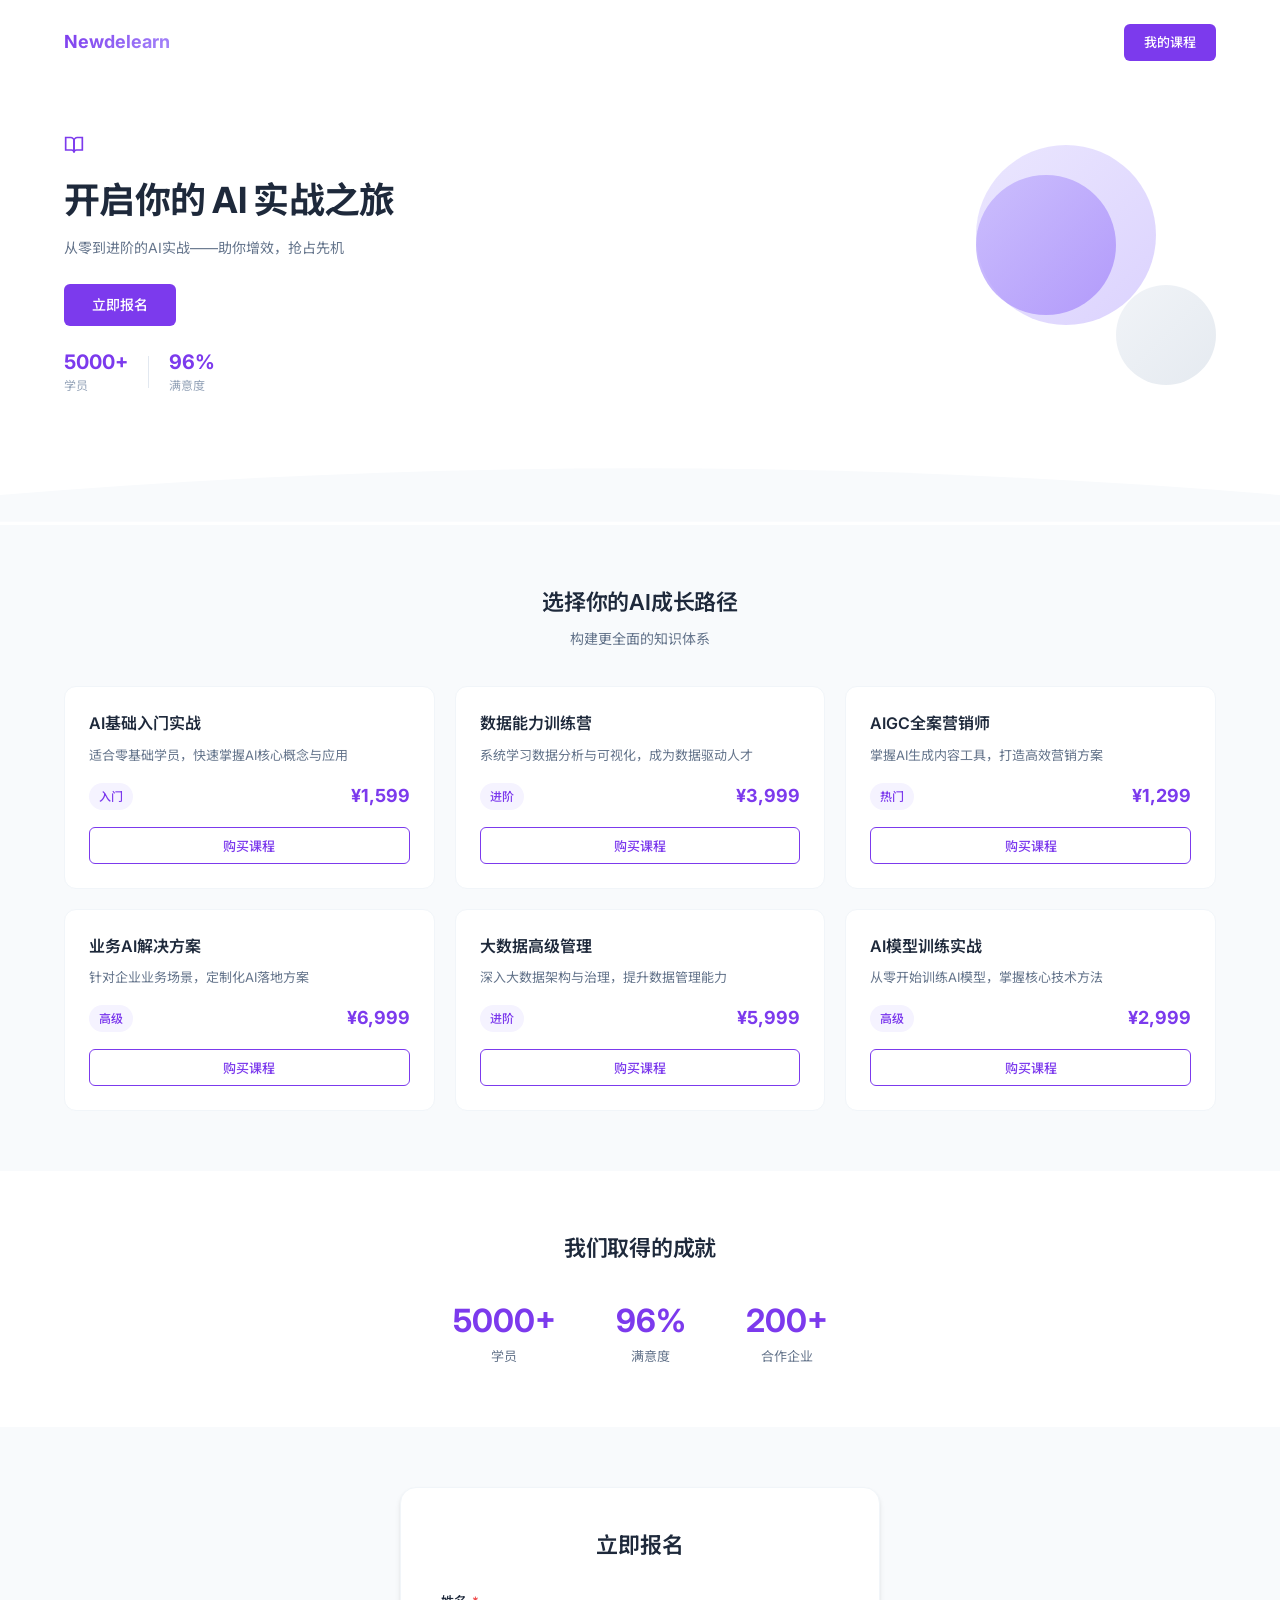
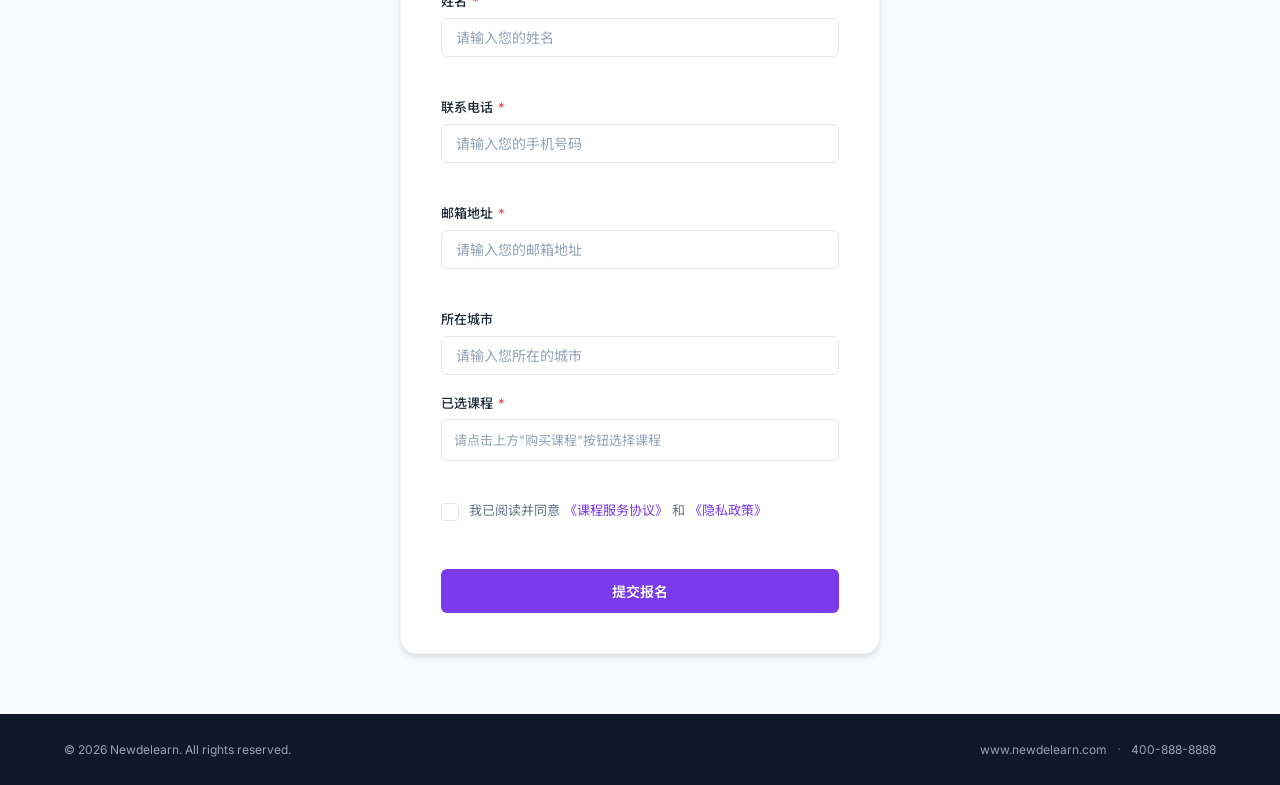
<file: index.html>
<!DOCTYPE html>
<html lang="zh-CN">
<head>
  <meta charset="UTF-8">
  <meta name="viewport" content="width=device-width, initial-scale=1.0">
  <meta name="description" content="开启你的AI实战之旅 - Newdelearn AI课程报名">
  <title>课程报名页 | Newdelearn</title>
  <link rel="stylesheet" href="css/style.css">
  <link rel="preconnect" href="https://fonts.googleapis.com">
  <link rel="preconnect" href="https://fonts.gstatic.com" crossorigin>
  <link href="https://fonts.googleapis.com/css2?family=Inter:wght@300;400;500;600;700&family=Noto+Sans+SC:wght@300;400;500;600;700&display=swap" rel="stylesheet">
</head>
<body>
  <div class="page-wrapper">
    <header class="site-header">
      <div class="container">
        <nav class="nav-bar">
          <div class="logo">
            <span class="logo-text">Newdelearn</span>
          </div>
          <div class="nav-links">
            <a href="#register" class="nav-cta-btn">我的课程</a>
          </div>
        </nav>
      </div>
    </header>

    <main class="main-content">
      <section class="hero-section">
        <div class="container hero-container">
          <div class="hero-text">
            <div class="hero-icon-row">
              <svg class="hero-icon" viewBox="0 0 24 24" fill="none" stroke="currentColor" stroke-width="2">
                <path d="M2 3h6a4 4 0 0 1 4 4v14a3 3 0 0 0-3-3H2z"></path>
                <path d="M22 3h-6a4 4 0 0 0-4 4v14a3 3 0 0 1 3-3h7z"></path>
              </svg>
            </div>
            <h1 class="hero-title">开启你的 AI 实战之旅</h1>
            <p class="hero-description">
              从零到进阶的AI实战——助你增效，抢占先机
            </p>
            <a href="#register" class="hero-cta-btn">立即报名</a>
            <div class="hero-stats-inline">
              <div class="stat-inline-item">
                <span class="stat-inline-number">5000+</span>
                <span class="stat-inline-label">学员</span>
              </div>
              <div class="stat-inline-divider"></div>
              <div class="stat-inline-item">
                <span class="stat-inline-number">96%</span>
                <span class="stat-inline-label">满意度</span>
              </div>
            </div>
          </div>
          <div class="hero-visual">
            <div class="circle-decoration circle-1"></div>
            <div class="circle-decoration circle-2"></div>
            <div class="circle-decoration circle-3"></div>
          </div>
        </div>
      </section>

      <div class="divider-wave">
        <svg viewBox="0 0 1440 60" fill="none" xmlns="http://www.w3.org/2000/svg">
          <path d="M0 60V30C240 10 480 0 720 0C960 0 1200 10 1440 30V60H0Z" fill="#f8fafc"/>
        </svg>
      </div>

      <section class="courses-section">
        <div class="container">
          <div class="section-header">
            <h2 class="section-title">选择你的AI成长路径</h2>
            <p class="section-subtitle">构建更全面的知识体系</p>
          </div>
          <div class="courses-grid">
            <div class="course-card">
              <h3 class="course-title">AI基础入门实战</h3>
              <p class="course-desc">适合零基础学员，快速掌握AI核心概念与应用</p>
              <div class="course-meta">
                <span class="course-tag">入门</span>
                <span class="course-price">¥1,599</span>
              </div>
              <button class="course-btn">购买课程</button>
            </div>
            <div class="course-card">
              <h3 class="course-title">数据能力训练营</h3>
              <p class="course-desc">系统学习数据分析与可视化，成为数据驱动人才</p>
              <div class="course-meta">
                <span class="course-tag">进阶</span>
                <span class="course-price">¥3,999</span>
              </div>
              <button class="course-btn">购买课程</button>
            </div>
            <div class="course-card">
              <h3 class="course-title">AIGC全案营销师</h3>
              <p class="course-desc">掌握AI生成内容工具，打造高效营销方案</p>
              <div class="course-meta">
                <span class="course-tag">热门</span>
                <span class="course-price">¥1,299</span>
              </div>
              <button class="course-btn">购买课程</button>
            </div>
            <div class="course-card">
              <h3 class="course-title">业务AI解决方案</h3>
              <p class="course-desc">针对企业业务场景，定制化AI落地方案</p>
              <div class="course-meta">
                <span class="course-tag">高级</span>
                <span class="course-price">¥6,999</span>
              </div>
              <button class="course-btn">购买课程</button>
            </div>
            <div class="course-card">
              <h3 class="course-title">大数据高级管理</h3>
              <p class="course-desc">深入大数据架构与治理，提升数据管理能力</p>
              <div class="course-meta">
                <span class="course-tag">进阶</span>
                <span class="course-price">¥5,999</span>
              </div>
              <button class="course-btn">购买课程</button>
            </div>
            <div class="course-card">
              <h3 class="course-title">AI模型训练实战</h3>
              <p class="course-desc">从零开始训练AI模型，掌握核心技术方法</p>
              <div class="course-meta">
                <span class="course-tag">高级</span>
                <span class="course-price">¥2,999</span>
              </div>
              <button class="course-btn">购买课程</button>
            </div>
          </div>
        </div>
      </section>

      <section class="stats-section">
        <div class="container">
          <div class="section-header">
            <h2 class="section-title">我们取得的成就</h2>
          </div>
          <div class="stats-row">
            <div class="stat-card">
              <span class="stat-card-number">5000+</span>
              <span class="stat-card-label">学员</span>
            </div>
            <div class="stat-card">
              <span class="stat-card-number">96%</span>
              <span class="stat-card-label">满意度</span>
            </div>
            <div class="stat-card">
              <span class="stat-card-number">200+</span>
              <span class="stat-card-label">合作企业</span>
            </div>
          </div>
        </div>
      </section>

      <section class="register-section" id="register">
        <div class="container">
          <div class="form-wrap">
            <h2 class="form-section-title">立即报名</h2>
            <form
              name="registration-form"
              method="POST"
              data-netlify="true"
              data-netlify-honeypot="bot-field"
              action="/success.html"
              class="registration-form"
              id="registrationForm"
              novalidate
            >
              <input type="hidden" name="form-name" value="registration-form">
              <p class="hidden">
                <label>
                  Don't fill this out:
                  <input name="bot-field">
                </label>
              </p>

              <div class="form-group">
                <label for="name" class="form-label">
                  姓名 <span class="required">*</span>
                </label>
                <input
                  type="text"
                  id="name"
                  name="name"
                  class="form-input"
                  placeholder="请输入您的姓名"
                  required
                >
                <span class="form-error" data-error-for="name"></span>
              </div>

              <div class="form-group">
                <label for="phone" class="form-label">
                  联系电话 <span class="required">*</span>
                </label>
                <input
                  type="tel"
                  id="phone"
                  name="phone"
                  class="form-input"
                  placeholder="请输入您的手机号码"
                  required
                >
                <span class="form-error" data-error-for="phone"></span>
              </div>

              <div class="form-group">
                <label for="email" class="form-label">
                  邮箱地址 <span class="required">*</span>
                </label>
                <input
                  type="email"
                  id="email"
                  name="email"
                  class="form-input"
                  placeholder="请输入您的邮箱地址"
                  required
                >
                <span class="form-error" data-error-for="email"></span>
              </div>

              <div class="form-group">
                <label for="city" class="form-label">
                  所在城市
                </label>
                <input
                  type="text"
                  id="city"
                  name="city"
                  class="form-input"
                  placeholder="请输入您所在的城市"
                >
              </div>

              <div class="form-group">
                <label class="form-label">
                  已选课程 <span class="required">*</span>
                </label>
                <div class="selected-courses" id="selectedCourses">
                  <span class="selected-courses-placeholder">请点击上方"购买课程"按钮选择课程</span>
                </div>
                <input type="hidden" name="course" id="courseInput" value="">
                <span class="form-error" data-error-for="course"></span>
              </div>

              <div class="form-group">
                <label class="checkbox-group">
                  <input type="checkbox" name="agree" id="agree" required>
                  <span class="checkbox-custom"></span>
                  <span class="checkbox-label">
                    我已阅读并同意
                    <a href="#" class="text-link">《课程服务协议》</a>
                    和
                    <a href="#" class="text-link">《隐私政策》</a>
                  </span>
                </label>
                <span class="form-error" data-error-for="agree"></span>
              </div>

              <button type="submit" class="submit-btn" id="submitBtn">
                <span class="btn-text">提交报名</span>
                <span class="btn-loader" aria-hidden="true"></span>
              </button>
            </form>
          </div>
        </div>
      </section>
    </main>

    <footer class="site-footer">
      <div class="container">
        <div class="footer-content">
          <p class="footer-text">© 2026 Newdelearn. All rights reserved.</p>
          <div class="footer-links">
            <a href="#" class="footer-link">www.newdelearn.com</a>
            <span class="footer-dot">·</span>
            <a href="#" class="footer-link">400-888-8888</a>
          </div>
        </div>
      </div>
    </footer>
  </div>

  <script src="js/main.js"></script>
</body>
</html>
</file>
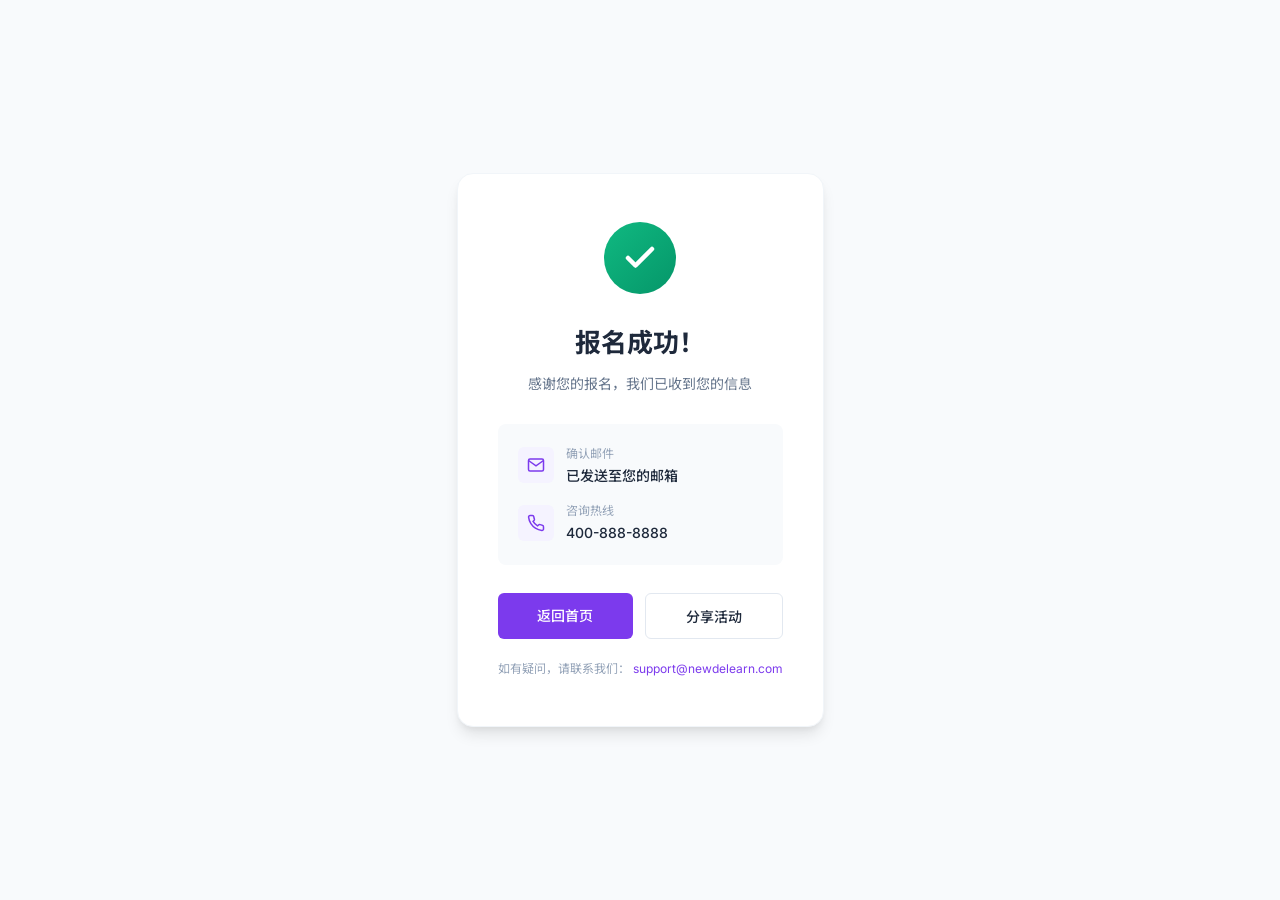
<file: success.html>
<!DOCTYPE html>
<html lang="zh-CN">
<head>
  <meta charset="UTF-8">
  <meta name="viewport" content="width=device-width, initial-scale=1.0">
  <meta name="description" content="报名成功">
  <title>报名成功 | Newdelearn</title>
  <link rel="stylesheet" href="css/style.css">
  <link rel="preconnect" href="https://fonts.googleapis.com">
  <link rel="preconnect" href="https://fonts.gstatic.com" crossorigin>
  <link href="https://fonts.googleapis.com/css2?family=Inter:wght@300;400;500;600;700&family=Noto+Sans+SC:wght@300;400;500;600;700&display=swap" rel="stylesheet">
</head>
<body class="success-page">
  <div class="page-wrapper">
    <main class="success-main">
      <div class="success-container">
        <div class="success-card">
          <div class="success-icon-wrap">
            <div class="success-circle">
              <svg class="success-icon" viewBox="0 0 24 24" fill="none" stroke="currentColor" stroke-width="3" stroke-linecap="round" stroke-linejoin="round">
                <polyline points="20 6 9 17 4 12"></polyline>
              </svg>
            </div>
          </div>

          <h1 class="success-title">报名成功！</h1>
          <p class="success-subtitle">
            感谢您的报名，我们已收到您的信息
          </p>

          <div class="success-info">
            <div class="info-item">
              <span class="info-icon">
                <svg viewBox="0 0 24 24" fill="none" stroke="currentColor" stroke-width="2">
                  <path d="M4 4h16c1.1 0 2 .9 2 2v12c0 1.1-.9 2-2 2H4c-1.1 0-2-.9-2-2V6c0-1.1.9-2 2-2z"></path>
                  <polyline points="22,6 12,13 2,6"></polyline>
                </svg>
              </span>
              <div class="info-content">
                <span class="info-label">确认邮件</span>
                <span class="info-text">已发送至您的邮箱</span>
              </div>
            </div>
            <div class="info-item">
              <span class="info-icon">
                <svg viewBox="0 0 24 24" fill="none" stroke="currentColor" stroke-width="2">
                  <path d="M22 16.92v3a2 2 0 0 1-2.18 2 19.79 19.79 0 0 1-8.63-3.07 19.5 19.5 0 0 1-6-6 19.79 19.79 0 0 1-3.07-8.67A2 2 0 0 1 4.11 2h3a2 2 0 0 1 2 1.72 12.84 12.84 0 0 0 .7 2.81 2 2 0 0 1-.45 2.11L8.09 9.91a16 16 0 0 0 6 6l1.27-1.27a2 2 0 0 1 2.11-.45 12.84 12.84 0 0 0 2.81.7A2 2 0 0 1 22 16.92z"></path>
                </svg>
              </span>
              <div class="info-content">
                <span class="info-label">咨询热线</span>
                <span class="info-text">400-888-8888</span>
              </div>
            </div>
          </div>

          <div class="success-actions">
            <a href="/" class="btn btn-primary">
              返回首页
            </a>
            <button class="btn btn-secondary" onclick="shareEvent()">
              分享活动
            </button>
          </div>

          <p class="success-tip">
            如有疑问，请联系我们：
            <a href="mailto:support@newdelearn.com" class="text-link">support@newdelearn.com</a>
          </p>
        </div>
      </div>
    </main>
  </div>

  <script>
    function shareEvent() {
      if (navigator.share) {
        navigator.share({
          title: 'Newdelearn AI实战课程',
          text: '我刚刚报名了 Newdelearn AI实战课程，快来一起学习吧！',
          url: window.location.origin
        }).catch(() => {});
      } else {
        const url = window.location.origin;
        navigator.clipboard.writeText(url).then(() => {
          const btn = event.target;
          const originalText = btn.textContent;
          btn.textContent = '链接已复制！';
          setTimeout(() => {
            btn.textContent = originalText;
          }, 2000);
        });
      }
    }
  </script>
</body>
</html>
</file>
<file: css/style.css>
:root {
  --color-primary: #7c3aed;
  --color-primary-dark: #6d28d9;
  --color-primary-light: #a78bfa;
  --color-primary-bg: #f5f3ff;
  --color-bg: #ffffff;
  --color-bg-alt: #f8fafc;
  --color-text: #1e293b;
  --color-text-secondary: #64748b;
  --color-text-tertiary: #94a3b8;
  --color-border: #e2e8f0;
  --color-border-light: #f1f5f9;
  --color-success: #10b981;
  --color-error: #ef4444;
  --color-footer-bg: #0f172a;
  --color-footer-text: #94a3b8;
  --shadow-sm: 0 1px 2px 0 rgba(0, 0, 0, 0.05);
  --shadow-md: 0 4px 6px -1px rgba(0, 0, 0, 0.1), 0 2px 4px -1px rgba(0, 0, 0, 0.06);
  --shadow-lg: 0 10px 15px -3px rgba(0, 0, 0, 0.1), 0 4px 6px -2px rgba(0, 0, 0, 0.05);
  --shadow-xl: 0 20px 25px -5px rgba(0, 0, 0, 0.1), 0 10px 10px -5px rgba(0, 0, 0, 0.04);
  --radius-sm: 6px;
  --radius-md: 8px;
  --radius-lg: 12px;
  --radius-xl: 16px;
  --radius-full: 9999px;
  --font-sans: 'Inter', 'Noto Sans SC', -apple-system, BlinkMacSystemFont, 'Segoe UI', Roboto, sans-serif;
  --transition-fast: 150ms cubic-bezier(0.4, 0, 0.2, 1);
  --transition-normal: 300ms cubic-bezier(0.4, 0, 0.2, 1);
}

* {
  margin: 0;
  padding: 0;
  box-sizing: border-box;
}

html {
  scroll-behavior: smooth;
  -webkit-font-smoothing: antialiased;
  -moz-osx-font-smoothing: grayscale;
}

body {
  font-family: var(--font-sans);
  font-size: 14px;
  line-height: 1.6;
  color: var(--color-text);
  background-color: var(--color-bg);
  overflow-x: hidden;
}

.page-wrapper {
  position: relative;
  min-height: 100vh;
  overflow: hidden;
}

.container {
  width: 100%;
  max-width: 1200px;
  margin: 0 auto;
  padding: 0 24px;
}

.hidden {
  display: none;
}

.site-header {
  position: relative;
  z-index: 10;
  padding: 24px 0;
  background: var(--color-bg);
}

.nav-bar {
  display: flex;
  align-items: center;
  justify-content: space-between;
}

.logo {
  display: flex;
  align-items: center;
  gap: 10px;
  font-weight: 700;
  font-size: 18px;
  color: var(--color-primary);
}

.logo-text {
  background: linear-gradient(135deg, var(--color-primary) 0%, var(--color-primary-light) 100%);
  -webkit-background-clip: text;
  -webkit-text-fill-color: transparent;
  background-clip: text;
  font-weight: 700;
  font-size: 18px;
}

.nav-links {
  display: flex;
  align-items: center;
  gap: 20px;
}

.nav-cta-btn {
  padding: 8px 20px;
  background: var(--color-primary);
  color: white !important;
  border-radius: var(--radius-sm);
  font-weight: 500;
  font-size: 13px;
  text-decoration: none;
  transition: all var(--transition-fast);
}

.nav-cta-btn:hover {
  background: var(--color-primary-dark);
}

.main-content {
  position: relative;
  z-index: 1;
}

.hero-section {
  padding: 40px 0 60px;
  background: var(--color-bg);
  position: relative;
  overflow: hidden;
}

.hero-container {
  display: grid;
  grid-template-columns: 1.2fr 1fr;
  gap: 40px;
  align-items: center;
  position: relative;
}

.hero-text {
  animation: fadeInUp 0.8s ease-out;
}

@keyframes fadeInUp {
  from {
    opacity: 0;
    transform: translateY(30px);
  }
  to {
    opacity: 1;
    transform: translateY(0);
  }
}

.hero-icon-row {
  margin-bottom: 16px;
}

.hero-icon {
  width: 20px;
  height: 20px;
  color: var(--color-primary);
}

.hero-title {
  font-size: 36px;
  font-weight: 700;
  line-height: 1.3;
  letter-spacing: -0.02em;
  margin-bottom: 12px;
  color: var(--color-text);
}

.hero-description {
  font-size: 14px;
  line-height: 1.7;
  color: var(--color-text-secondary);
  margin-bottom: 24px;
  max-width: 420px;
}

.hero-cta-btn {
  display: inline-block;
  padding: 10px 28px;
  background: var(--color-primary);
  color: white;
  border-radius: var(--radius-sm);
  font-weight: 500;
  font-size: 14px;
  text-decoration: none;
  transition: all var(--transition-fast);
  margin-bottom: 24px;
}

.hero-cta-btn:hover {
  background: var(--color-primary-dark);
  transform: translateY(-1px);
}

.hero-stats-inline {
  display: flex;
  align-items: center;
  gap: 20px;
}

.stat-inline-item {
  display: flex;
  flex-direction: column;
  gap: 2px;
}

.stat-inline-number {
  font-size: 20px;
  font-weight: 700;
  color: var(--color-primary);
  line-height: 1.2;
}

.stat-inline-label {
  font-size: 12px;
  color: var(--color-text-tertiary);
}

.stat-inline-divider {
  width: 1px;
  height: 32px;
  background: var(--color-border);
}

.hero-visual {
  position: relative;
  height: 280px;
}

.circle-decoration {
  position: absolute;
  border-radius: 50%;
  opacity: 0.6;
}

.circle-1 {
  width: 180px;
  height: 180px;
  background: linear-gradient(135deg, #ddd6fe 0%, #c4b5fd 100%);
  top: 20px;
  right: 60px;
  z-index: 2;
}

.circle-2 {
  width: 140px;
  height: 140px;
  background: linear-gradient(135deg, #c4b5fd 0%, #a78bfa 100%);
  top: 50px;
  right: 100px;
  z-index: 3;
  opacity: 0.8;
}

.circle-3 {
  width: 100px;
  height: 100px;
  background: linear-gradient(135deg, #e2e8f0 0%, #cbd5e1 100%);
  bottom: 20px;
  right: 0;
  z-index: 1;
  opacity: 0.5;
}

.divider-wave {
  width: 100%;
  height: 60px;
  background: var(--color-bg);
  position: relative;
  z-index: 1;
}

.divider-wave svg {
  width: 100%;
  height: 100%;
  display: block;
}

.courses-section {
  padding: 60px 0;
  background: var(--color-bg-alt);
  position: relative;
}

.section-header {
  text-align: center;
  margin-bottom: 36px;
}

.section-title {
  font-size: 22px;
  font-weight: 600;
  color: var(--color-text);
  margin-bottom: 8px;
  letter-spacing: -0.01em;
}

.section-subtitle {
  font-size: 14px;
  color: var(--color-text-secondary);
}

.courses-grid {
  display: grid;
  grid-template-columns: repeat(3, 1fr);
  gap: 20px;
}

.course-card {
  background: var(--color-bg);
  border-radius: var(--radius-lg);
  padding: 24px;
  border: 1px solid var(--color-border-light);
  display: flex;
  flex-direction: column;
  transition: all var(--transition-normal);
}

.course-card:hover {
  transform: translateY(-4px);
  box-shadow: var(--shadow-lg);
  border-color: var(--color-primary-light);
}

.course-title {
  font-size: 16px;
  font-weight: 600;
  color: var(--color-text);
  margin-bottom: 8px;
}

.course-desc {
  font-size: 13px;
  color: var(--color-text-secondary);
  line-height: 1.6;
  margin-bottom: 16px;
  flex: 1;
}

.course-meta {
  display: flex;
  align-items: center;
  justify-content: space-between;
  margin-bottom: 16px;
}

.course-tag {
  display: inline-block;
  padding: 4px 12px;
  background: var(--color-primary-bg);
  color: var(--color-primary);
  border-radius: var(--radius-full);
  font-size: 12px;
  font-weight: 500;
}

.course-price {
  font-size: 18px;
  font-weight: 700;
  color: var(--color-primary);
}

.course-btn {
  width: 100%;
  padding: 8px 16px;
  background: var(--color-bg);
  color: var(--color-primary);
  border: 1px solid var(--color-primary);
  border-radius: var(--radius-sm);
  font-size: 13px;
  font-weight: 500;
  font-family: inherit;
  cursor: pointer;
  transition: all var(--transition-fast);
}

.course-btn:hover {
  background: var(--color-primary);
  color: white;
}

.course-btn.selected {
  background: var(--color-primary);
  color: white;
  border-color: var(--color-primary);
}

.course-btn.selected::before {
  content: '✓ ';
}

.selected-courses {
  min-height: 42px;
  padding: 8px 12px;
  border: 1px solid var(--color-border);
  border-radius: var(--radius-sm);
  background: var(--color-bg);
  display: flex;
  flex-wrap: wrap;
  gap: 8px;
  align-items: center;
  transition: all var(--transition-fast);
}

.selected-courses:hover {
  border-color: var(--color-primary-light);
}

.selected-courses:focus-within {
  border-color: var(--color-primary);
  box-shadow: 0 0 0 3px rgba(124, 58, 237, 0.1);
}

.selected-courses.error {
  border-color: var(--color-error);
  box-shadow: 0 0 0 3px rgba(239, 68, 68, 0.1);
}

.selected-courses-placeholder {
  font-size: 13px;
  color: var(--color-text-tertiary);
}

.course-tag {
  display: inline-flex;
  align-items: center;
  gap: 6px;
  padding: 4px 10px;
  background: var(--color-primary-bg);
  color: var(--color-primary);
  border-radius: var(--radius-full);
  font-size: 12px;
  font-weight: 500;
  animation: tagAppear 0.2s ease-out;
}

@keyframes tagAppear {
  from {
    opacity: 0;
    transform: scale(0.8);
  }
  to {
    opacity: 1;
    transform: scale(1);
  }
}

.course-tag-remove {
  display: inline-flex;
  align-items: center;
  justify-content: center;
  width: 14px;
  height: 14px;
  background: rgba(124, 58, 237, 0.2);
  border-radius: 50%;
  color: var(--color-primary);
  font-size: 10px;
  line-height: 1;
  cursor: pointer;
  border: none;
  padding: 0;
  transition: all var(--transition-fast);
}

.course-tag-remove:hover {
  background: var(--color-primary);
  color: white;
}

.stats-section {
  padding: 60px 0;
  background: var(--color-bg);
}

.stats-row {
  display: flex;
  align-items: center;
  justify-content: center;
  gap: 60px;
}

.stat-card {
  display: flex;
  flex-direction: column;
  align-items: center;
  gap: 6px;
}

.stat-card-number {
  font-size: 32px;
  font-weight: 700;
  color: var(--color-primary);
  line-height: 1.2;
}

.stat-card-label {
  font-size: 13px;
  color: var(--color-text-secondary);
}

.register-section {
  padding: 60px 0;
  background: var(--color-bg-alt);
}

.form-wrap {
  max-width: 480px;
  margin: 0 auto;
  background: var(--color-bg);
  border-radius: var(--radius-xl);
  padding: 40px;
  box-shadow: var(--shadow-md);
  border: 1px solid var(--color-border-light);
}

.form-section-title {
  text-align: center;
  font-size: 22px;
  font-weight: 600;
  color: var(--color-text);
  margin-bottom: 28px;
}

.registration-form {
  display: flex;
  flex-direction: column;
  gap: 18px;
}

.form-group {
  display: flex;
  flex-direction: column;
  gap: 6px;
}

.form-label {
  font-size: 13px;
  font-weight: 500;
  color: var(--color-text);
}

.required {
  color: var(--color-error);
  margin-left: 2px;
}

.form-input,
.form-select,
.form-textarea {
  width: 100%;
  padding: 10px 14px;
  font-size: 14px;
  font-family: inherit;
  color: var(--color-text);
  background: var(--color-bg);
  border: 1px solid var(--color-border);
  border-radius: var(--radius-sm);
  transition: all var(--transition-fast);
  outline: none;
}

.form-input:hover,
.form-select:hover,
.form-textarea:hover {
  border-color: var(--color-primary-light);
}

.form-input:focus,
.form-select:focus,
.form-textarea:focus {
  border-color: var(--color-primary);
  box-shadow: 0 0 0 3px rgba(124, 58, 237, 0.1);
}

.form-input::placeholder,
.form-textarea::placeholder {
  color: var(--color-text-tertiary);
}

.form-input.error,
.form-select.error,
.form-textarea.error {
  border-color: var(--color-error);
  box-shadow: 0 0 0 3px rgba(239, 68, 68, 0.1);
}

.form-error {
  font-size: 12px;
  color: var(--color-error);
  min-height: 16px;
  display: block;
}

.checkbox-group {
  display: flex;
  align-items: flex-start;
  gap: 10px;
  cursor: pointer;
  user-select: none;
}

.checkbox-group input[type="checkbox"] {
  position: absolute;
  opacity: 0;
  pointer-events: none;
}

.checkbox-custom {
  flex-shrink: 0;
  width: 18px;
  height: 18px;
  border: 1.5px solid var(--color-border);
  border-radius: 4px;
  background: var(--color-bg);
  margin-top: 2px;
  transition: all var(--transition-fast);
  position: relative;
}

.checkbox-group input[type="checkbox"]:checked + .checkbox-custom {
  background: var(--color-primary);
  border-color: var(--color-primary);
}

.checkbox-group input[type="checkbox"]:checked + .checkbox-custom::after {
  content: '';
  position: absolute;
  top: 2px;
  left: 5px;
  width: 4px;
  height: 8px;
  border: solid white;
  border-width: 0 2px 2px 0;
  transform: rotate(45deg);
}

.checkbox-group input[type="checkbox"]:focus + .checkbox-custom {
  box-shadow: 0 0 0 3px rgba(124, 58, 237, 0.1);
}

.checkbox-label {
  font-size: 13px;
  color: var(--color-text-secondary);
  line-height: 1.5;
}

.text-link {
  color: var(--color-primary);
  text-decoration: none;
  transition: color var(--transition-fast);
}

.text-link:hover {
  color: var(--color-primary-dark);
  text-decoration: underline;
}

.submit-btn {
  position: relative;
  width: 100%;
  padding: 12px 32px;
  font-size: 14px;
  font-weight: 600;
  font-family: inherit;
  color: white;
  background: var(--color-primary);
  border: none;
  border-radius: var(--radius-sm);
  cursor: pointer;
  transition: all var(--transition-fast);
  overflow: hidden;
  margin-top: 8px;
}

.submit-btn:hover:not(:disabled) {
  background: var(--color-primary-dark);
  transform: translateY(-1px);
}

.submit-btn:active:not(:disabled) {
  transform: translateY(0);
}

.submit-btn:disabled {
  opacity: 0.7;
  cursor: not-allowed;
}

.btn-loader {
  position: absolute;
  top: 50%;
  left: 50%;
  width: 18px;
  height: 18px;
  margin: -9px 0 0 -9px;
  border: 2px solid rgba(255, 255, 255, 0.3);
  border-top-color: white;
  border-radius: 50%;
  animation: spin 0.8s linear infinite;
  opacity: 0;
  visibility: hidden;
  transition: opacity var(--transition-fast);
}

.submit-btn.loading .btn-text {
  opacity: 0;
}

.submit-btn.loading .btn-loader {
  opacity: 1;
  visibility: visible;
}

@keyframes spin {
  to {
    transform: rotate(360deg);
  }
}

.site-footer {
  background: var(--color-footer-bg);
  padding: 24px 0;
  position: relative;
  z-index: 1;
}

.footer-content {
  display: flex;
  align-items: center;
  justify-content: space-between;
  flex-wrap: wrap;
  gap: 12px;
}

.footer-text {
  font-size: 12px;
  color: var(--color-footer-text);
}

.footer-links {
  display: flex;
  align-items: center;
  gap: 10px;
}

.footer-link {
  font-size: 12px;
  color: var(--color-footer-text);
  text-decoration: none;
  transition: color var(--transition-fast);
}

.footer-link:hover {
  color: white;
}

.footer-dot {
  color: var(--color-footer-text);
  opacity: 0.5;
}

.success-page {
  min-height: 100vh;
  display: flex;
  align-items: center;
  justify-content: center;
  background: var(--color-bg-alt);
}

.success-main {
  padding: 80px 24px;
  min-height: 100vh;
  display: flex;
  align-items: center;
  justify-content: center;
  width: 100%;
}

.success-container {
  width: 100%;
  max-width: 480px;
  animation: fadeInUp 0.8s ease-out;
}

.success-card {
  background: var(--color-bg);
  border-radius: var(--radius-xl);
  padding: 48px 40px;
  box-shadow: var(--shadow-lg);
  border: 1px solid var(--color-border-light);
  text-align: center;
}

.success-icon-wrap {
  position: relative;
  margin-bottom: 28px;
}

.success-circle {
  width: 72px;
  height: 72px;
  margin: 0 auto;
  background: linear-gradient(135deg, var(--color-success) 0%, #059669 100%);
  border-radius: 50%;
  display: flex;
  align-items: center;
  justify-content: center;
  position: relative;
  z-index: 2;
  animation: successPop 0.6s cubic-bezier(0.68, -0.55, 0.265, 1.55);
}

@keyframes successPop {
  0% {
    transform: scale(0);
  }
  100% {
    transform: scale(1);
  }
}

.success-icon {
  width: 36px;
  height: 36px;
  color: white;
}

.success-title {
  font-size: 26px;
  font-weight: 700;
  color: var(--color-text);
  margin-bottom: 10px;
}

.success-subtitle {
  font-size: 14px;
  color: var(--color-text-secondary);
  margin-bottom: 28px;
}

.success-info {
  background: var(--color-bg-alt);
  border-radius: var(--radius-md);
  padding: 20px;
  margin-bottom: 28px;
  display: flex;
  flex-direction: column;
  gap: 14px;
  text-align: left;
}

.info-item {
  display: flex;
  align-items: center;
  gap: 12px;
}

.info-icon {
  width: 36px;
  height: 36px;
  flex-shrink: 0;
  background: var(--color-primary-bg);
  color: var(--color-primary);
  border-radius: var(--radius-sm);
  display: flex;
  align-items: center;
  justify-content: center;
}

.info-icon svg {
  width: 18px;
  height: 18px;
}

.info-content {
  display: flex;
  flex-direction: column;
}

.info-label {
  font-size: 12px;
  color: var(--color-text-tertiary);
  margin-bottom: 2px;
}

.info-text {
  font-size: 14px;
  font-weight: 500;
  color: var(--color-text);
}

.success-actions {
  display: flex;
  gap: 12px;
  margin-bottom: 20px;
}

.btn {
  flex: 1;
  padding: 12px 24px;
  font-size: 14px;
  font-weight: 500;
  font-family: inherit;
  border-radius: var(--radius-sm);
  cursor: pointer;
  transition: all var(--transition-fast);
  text-decoration: none;
  display: inline-flex;
  align-items: center;
  justify-content: center;
  border: none;
}

.btn-primary {
  background: var(--color-primary);
  color: white;
}

.btn-primary:hover {
  background: var(--color-primary-dark);
  transform: translateY(-1px);
}

.btn-secondary {
  background: var(--color-bg);
  color: var(--color-text);
  border: 1px solid var(--color-border);
}

.btn-secondary:hover {
  border-color: var(--color-primary-light);
  color: var(--color-primary);
  transform: translateY(-1px);
}

.success-tip {
  font-size: 12px;
  color: var(--color-text-tertiary);
}

@media (max-width: 1024px) {
  .hero-container {
    grid-template-columns: 1fr;
    gap: 36px;
  }

  .hero-text {
    text-align: center;
  }

  .hero-description {
    max-width: 100%;
  }

  .hero-stats-inline {
    justify-content: center;
  }

  .hero-visual {
    height: 220px;
    display: flex;
    justify-content: center;
  }

  .circle-1,
  .circle-2,
  .circle-3 {
    position: relative;
    top: auto;
    right: auto;
    bottom: auto;
  }

  .courses-grid {
    grid-template-columns: repeat(2, 1fr);
  }

  .stats-row {
    gap: 40px;
  }
}

@media (max-width: 768px) {
  .container {
    padding: 0 20px;
  }

  .site-header {
    padding: 16px 0;
  }

  .hero-section {
    padding: 24px 0 40px;
  }

  .hero-title {
    font-size: 28px;
  }

  .hero-visual {
    height: 180px;
  }

  .circle-1 {
    width: 140px;
    height: 140px;
  }

  .circle-2 {
    width: 110px;
    height: 110px;
  }

  .circle-3 {
    width: 80px;
    height: 80px;
  }

  .courses-section {
    padding: 40px 0;
  }

  .section-title {
    font-size: 20px;
  }

  .courses-grid {
    grid-template-columns: 1fr;
  }

  .stats-section {
    padding: 40px 0;
  }

  .stats-row {
    flex-direction: column;
    gap: 24px;
  }

  .stat-card-number {
    font-size: 28px;
  }

  .register-section {
    padding: 40px 0;
  }

  .form-wrap {
    padding: 28px 24px;
  }

  .form-section-title {
    font-size: 20px;
    margin-bottom: 24px;
  }

  .footer-content {
    flex-direction: column;
    text-align: center;
    gap: 8px;
  }

  .success-card {
    padding: 36px 24px;
  }

  .success-title {
    font-size: 22px;
  }

  .success-actions {
    flex-direction: column;
  }
}

@media (max-width: 480px) {
  .hero-title {
    font-size: 24px;
  }

  .stat-inline-number {
    font-size: 18px;
  }

  .submit-btn {
    padding: 12px 24px;
    font-size: 14px;
  }
}
</file>
